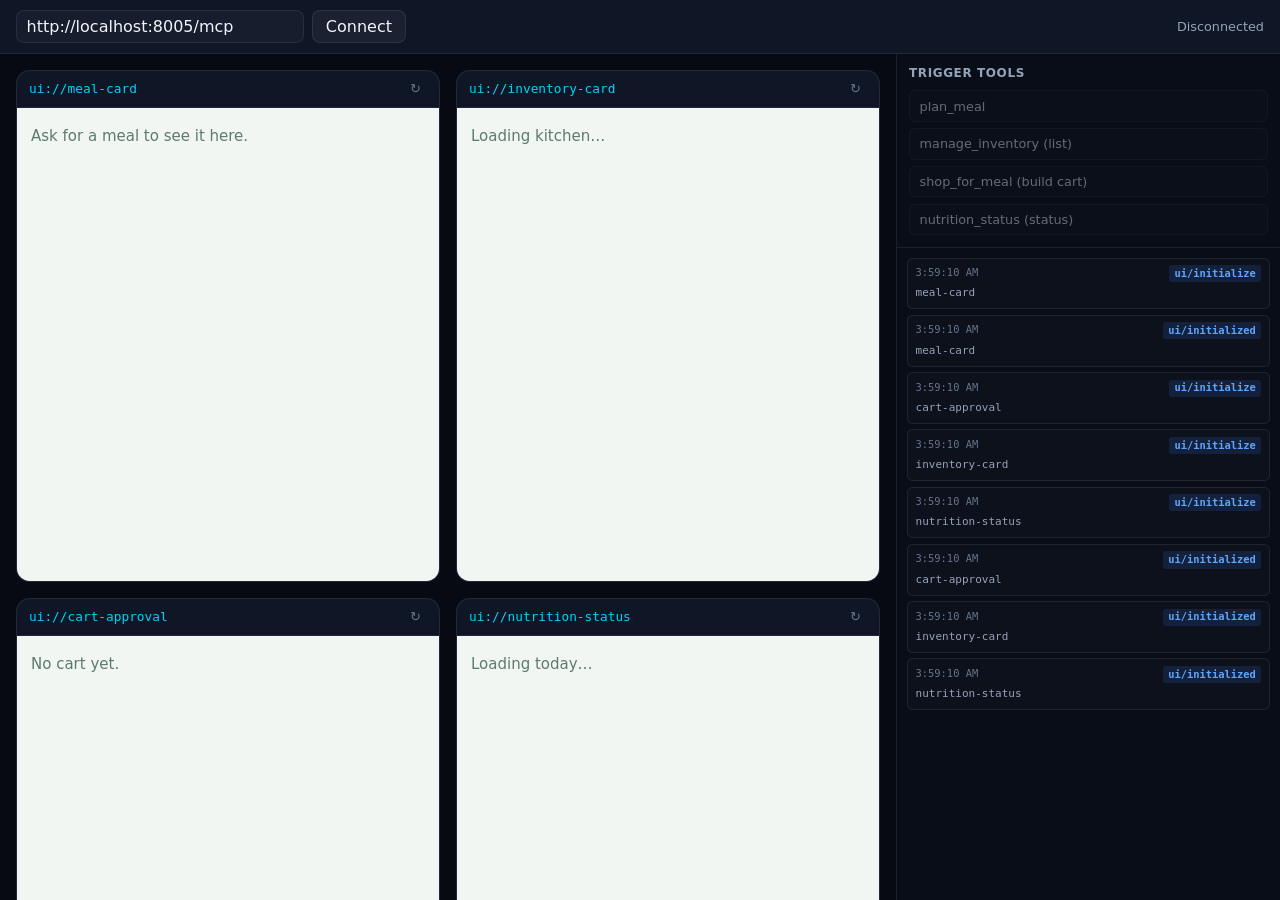
<file: ui/dev-host.html>
<!doctype html>
<html lang="en">
<head>
  <meta charset="utf-8">
  <meta name="viewport" content="width=device-width, initial-scale=1">
  <title>Alexa+ MCP Apps — Live Host</title>
  <style>
    :root {
      --bg:#070a13; --surface:#0f1626; --border:rgba(255,255,255,.08);
      --text:#f1f5f9; --muted:#94a3b8; --dim:#64748b;
      --accent:#00d2ff; --emerald:#10b981; --amber:#f59e0b; --rose:#f43f5e;
      font-family: system-ui, -apple-system, sans-serif;
    }
    * { box-sizing: border-box; }
    body { margin:0; height:100vh; display:flex; flex-direction:column;
           background:var(--bg); color:var(--text); overflow:hidden; }
    header { display:flex; gap:.5rem; align-items:center; padding:.6rem 1rem;
             background:var(--surface); border-bottom:1px solid var(--border); flex-shrink:0; }
    header input { font:inherit; padding:.4rem .6rem; border-radius:.5rem;
                   border:1px solid var(--border); background:rgba(255,255,255,.03);
                   color:var(--text); width:18rem; }
    header button { font:inherit; padding:.4rem .8rem; border-radius:.5rem;
                    border:1px solid var(--border); background:rgba(255,255,255,.05);
                    color:var(--text); cursor:pointer; }
    header button:hover { background:rgba(255,255,255,.1); }
    #conn-status { font-size:.8rem; color:var(--muted); margin-left:auto; }
    #conn-status.ok { color:var(--emerald); }
    #conn-status.err { color:var(--rose); }
    .workspace { flex:1; display:flex; overflow:hidden; }
    .stage { flex:1; display:grid; grid-template-columns:repeat(auto-fit,minmax(24rem,1fr));
             gap:1rem; padding:1rem; overflow-y:auto; }
    .panel { background:var(--surface); border:1px solid var(--border); border-radius:.85rem;
             display:flex; flex-direction:column; height:32rem; overflow:hidden; }
    .panel-header { padding:.5rem .75rem; border-bottom:1px solid var(--border);
                    display:flex; justify-content:space-between; align-items:center;
                    font-size:.8rem; color:var(--accent); font-family:ui-monospace, monospace; }
    .panel-header button { background:none; border:none; color:var(--dim); cursor:pointer;
                           padding:.15rem .35rem; border-radius:.25rem; }
    .panel-header button:hover { color:var(--text); background:rgba(255,255,255,.05); }
    iframe { border:0; flex:1; width:100%; background:transparent; }
    aside { width:24rem; background:#090d18; border-left:1px solid var(--border);
            display:flex; flex-direction:column; flex-shrink:0; }
    .tools { padding:.75rem; border-bottom:1px solid var(--border); display:flex;
             flex-direction:column; gap:.4rem; }
    .tools h3 { margin:0 0 .25rem; font-size:.75rem; text-transform:uppercase;
                color:var(--muted); letter-spacing:.05em; }
    .tools button { font:inherit; font-size:.8rem; padding:.45rem .6rem; text-align:left;
                    border-radius:.4rem; border:1px solid var(--border);
                    background:rgba(255,255,255,.03); color:var(--text); cursor:pointer; }
    .tools button:hover { background:rgba(0,210,255,.08); border-color:rgba(0,210,255,.25); }
    .tools button[disabled] { opacity:.4; cursor:not-allowed; }
    .log { flex:1; overflow-y:auto; padding:.6rem; font:11px/1.5 ui-monospace, monospace; }
    .log-entry { padding:.4rem .5rem; border-radius:.35rem; background:rgba(255,255,255,.02);
                 border:1px solid var(--border); margin-bottom:.35rem; word-break:break-all; }
    .log-entry .meta { display:flex; justify-content:space-between; color:var(--dim);
                       font-size:.65rem; margin-bottom:.2rem; }
    .tag { padding:.05rem .35rem; border-radius:.2rem; font-weight:600; }
    .tag.in   { background:rgba(59,130,246,.15); color:#60a5fa; }
    .tag.out  { background:rgba(16,185,129,.15); color:#34d399; }
    .tag.err  { background:rgba(244,63,94,.15); color:#fb7185; }
  </style>
</head>
<body>
  <header>
    <input id="mcp-url" value="http://localhost:8005/mcp">
    <button id="connect-btn">Connect</button>
    <span id="conn-status">Disconnected</span>
  </header>

  <div class="workspace">
    <div class="stage">
      <div class="panel" data-app="meal-card">
        <div class="panel-header"><span>ui://meal-card</span>
          <button onclick="reload('meal-card')">↻</button></div>
        <iframe src="./meal-card.html"></iframe>
      </div>
      <div class="panel" data-app="inventory-card">
        <div class="panel-header"><span>ui://inventory-card</span>
          <button onclick="reload('inventory-card')">↻</button></div>
        <iframe src="./inventory-card.html"></iframe>
      </div>
      <div class="panel" data-app="cart-approval">
        <div class="panel-header"><span>ui://cart-approval</span>
          <button onclick="reload('cart-approval')">↻</button></div>
        <iframe src="./cart-approval.html"></iframe>
      </div>
      <div class="panel" data-app="nutrition-status">
        <div class="panel-header"><span>ui://nutrition-status</span>
          <button onclick="reload('nutrition-status')">↻</button></div>
        <iframe src="./nutrition-status.html"></iframe>
      </div>
    </div>

    <aside>
      <div class="tools">
        <h3>Trigger tools</h3>
        <button id="btn-plan" disabled>plan_meal</button>
        <button id="btn-inv" disabled>manage_inventory (list)</button>
        <button id="btn-shop" disabled>shop_for_meal (build cart)</button>
        <button id="btn-nut" disabled>nutrition_status (status)</button>
      </div>
      <div class="log" id="log"></div>
    </aside>
  </div>

  <script>
  // ---------- logging ----------
  const logEl = document.getElementById("log");
  function log(tag, method, detail) {
    const e = document.createElement("div");
    e.className = "log-entry";
    e.innerHTML = `<div class="meta"><span>${new Date().toLocaleTimeString()}</span>
      <span class="tag ${tag}">${method}</span></div>
      <div style="color:var(--muted)">${esc(typeof detail === "string" ? detail : JSON.stringify(detail))}</div>`;
    logEl.appendChild(e);
    logEl.scrollTop = logEl.scrollHeight;
  }
  const esc = (s) => String(s).replace(/[&<>"']/g, (c) =>
    ({'&':'&amp;','<':'&lt;','>':'&gt;','"':'&quot;',"'":'&#39;'}[c]));

  // ---------- MCP client (Streamable HTTP) ----------
  class MCPClient {
    constructor(url) { this.url = url; this.sessionId = null; this.nextId = 1; }
    async _post(method, params, isNotification) {
      const headers = {
        "Content-Type": "application/json",
        "Accept": "application/json, text/event-stream",
      };
      if (this.sessionId) headers["Mcp-Session-Id"] = this.sessionId;
      const body = isNotification
        ? { jsonrpc: "2.0", method, params }
        : { jsonrpc: "2.0", id: this.nextId++, method, params };
      const res = await fetch(this.url, { method: "POST", headers, body: JSON.stringify(body) });
      if (!res.ok) throw new Error(`HTTP ${res.status}`);
      const sid = res.headers.get("Mcp-Session-Id");
      if (sid) this.sessionId = sid;
      if (isNotification) return null;
      const ct = res.headers.get("content-type") || "";
      if (ct.includes("text/event-stream")) return this._readSSE(res, body.id);
      const data = await res.json();
      if (data.error) throw new Error(data.error.message);
      return data.result;
    }
    async _readSSE(res, wantId) {
      const reader = res.body.getReader();
      const dec = new TextDecoder();
      let buf = "";

      const parse = (ev) => {
        const data = ev.split("\n")
          .filter(l => l.startsWith("data:"))
          .map(l => l.slice(5).trim())
          .join("");
        if (!data) return undefined;
        let msg;
        try { msg = JSON.parse(data); } catch { return undefined; }
        if (msg.id === wantId) {
          if (msg.error) throw new Error(msg.error.message);
          return msg.result;
        }
        return undefined;
      };

      while (true) {
        const { done, value } = await reader.read();
        if (value) buf += dec.decode(value, { stream: !done }).replace(/\r\n/g, "\n");
        const events = buf.split("\n\n");
        buf = events.pop() || "";
        for (const ev of events) {
          const r = parse(ev);
          if (r !== undefined) return r;
        }
        if (done) break;
      }
      if (buf.trim()) {
        const r = parse(buf);
        if (r !== undefined) return r;
      }
      throw new Error("SSE ended without response");
    }
    async initialize() {
      const r = await this._post("initialize", {
        protocolVersion: "2025-06-18",
        capabilities: {},
        clientInfo: { name: "dev-host", version: "0.3.0" },
      });
      await this._post("notifications/initialized", null, true);
      return r;
    }
    callTool(name, args) { return this._post("tools/call", { name, arguments: args || {} }); }
    readResource(uri) { return this._post("resources/read", { uri }); }
  }

  // ---------- host state ----------
  const TOOL_TO_APP = {
    plan_meal: "meal-card",
    manage_inventory: "inventory-card",
    shop_for_meal: "cart-approval",
    nutrition_status: "nutrition-status",
  };
  const lastResult = {};     // appId -> structuredContent
  let lastPlanId = null;
  let mcp = null;
  let connected = false;

  const statusEl = document.getElementById("conn-status");
  const setStatus = (txt, cls) => { statusEl.textContent = txt; statusEl.className = cls || ""; };

  function frameFor(appId) {
    return document.querySelector(`.panel[data-app="${appId}"] iframe`);
  }
  function frameBySource(src) {
    for (const f of document.querySelectorAll("iframe")) if (f.contentWindow === src) return f;
    return null;
  }
  function pushResult(appId, result) {
    if (!result) return;
    const frame = frameFor(appId);
    if (!frame?.contentWindow) return;
    const payload = {
      structuredContent: result.structuredContent || result,
      content: result.content,
    };
    lastResult[appId] = payload;
    frame.contentWindow.postMessage({
      jsonrpc: "2.0", method: "ui/notifications/tool-result", params: payload,
    }, "*");
    log("out", "tool-result", `→ ${appId}`);
  }

  async function callTool(name, args) {
    if (!connected) throw new Error("Not connected");
    log("in", "tools/call", { name, args });
    const result = await mcp.callTool(name, args);
    const appId = TOOL_TO_APP[name];
    if (appId) pushResult(appId, result);

    // Auto-refresh dependent views after mutations
    if (name === "plan_meal" && result?.structuredContent?.plan_id) {
      lastPlanId = result.structuredContent.plan_id;
    }
    if (name === "shop_for_meal" && args?.confirm && args?.user_approved) {
      const inv = await mcp.callTool("manage_inventory", { action: "list" });
      pushResult("inventory-card", inv);
    }
    if (name === "nutrition_status" && args?.action === "log") {
      const inv = await mcp.callTool("manage_inventory", { action: "list" });
      pushResult("inventory-card", inv);
      const nut = await mcp.callTool("nutrition_status", { action: "status" });
      pushResult("nutrition-status", nut);
    }
    return result;
  }

  // ---------- iframe bridge ----------
  window.addEventListener("message", async (event) => {
    const msg = event.data;
    if (!msg || msg.jsonrpc !== "2.0") return;
    const frame = frameBySource(event.source);
    const appId = frame?.closest(".panel")?.dataset.app;

    if (msg.method === "ui/initialize" && msg.id != null) {
      log("in", "ui/initialize", appId);
      event.source.postMessage({
        jsonrpc: "2.0", id: msg.id,
        result: {
          protocolVersion: "2025-06-18",
          hostInfo: { name: "dev-host", version: "0.3.0" },
          hostCapabilities: { tools: { call: true } },
        },
      }, "*");
      return;
    }
    if (msg.method === "ui/notifications/initialized") {
      log("in", "ui/initialized", appId);
      // Replay last known result, if any
      if (lastResult[appId]) {
        event.source.postMessage({
          jsonrpc: "2.0", method: "ui/notifications/tool-result", params: lastResult[appId],
        }, "*");
      } else {
        // First time: seed with the current server state
        try {
          if (appId === "inventory-card") {
            const r = await mcp?.callTool("manage_inventory", { action: "list" });
            if (r) pushResult("inventory-card", r);
          } else if (appId === "nutrition-status") {
            const r = await mcp?.callTool("nutrition_status", { action: "status" });
            if (r) pushResult("nutrition-status", r);
          }
        } catch (e) { log("err", "seed", String(e.message || e)); }
      }
      return;
    }

    if (msg.method === "tools/call" && msg.id != null) {
      const { name, arguments: args } = msg.params || {};
      try {
        const result = await callTool(name, args);
        event.source.postMessage({ jsonrpc: "2.0", id: msg.id, result }, "*");
      } catch (err) {
        log("err", "tools/call", String(err.message || err));
        event.source.postMessage({
          jsonrpc: "2.0", id: msg.id,
          error: { code: -32000, message: String(err.message || err) },
        }, "*");
      }
      return;
    }
  });

  // ---------- controls ----------
  const btnPlan = document.getElementById("btn-plan");
  const btnInv  = document.getElementById("btn-inv");
  const btnShop = document.getElementById("btn-shop");
  const btnNut  = document.getElementById("btn-nut");

  function enableButtons(on) {
    [btnPlan, btnInv, btnShop, btnNut].forEach(b => b.disabled = !on);
  }

  document.getElementById("connect-btn").addEventListener("click", async () => {
    const url = document.getElementById("mcp-url").value.trim();
    setStatus("Connecting…");
    enableButtons(false);
    try {
      mcp = new MCPClient(url);
      await mcp.initialize();
      connected = true;
      setStatus("Connected ✓", "ok");
      enableButtons(true);
      log("in", "initialize", "Session established: " + mcp.sessionId);
      // Seed the two read-only cards
      try { pushResult("inventory-card", await mcp.callTool("manage_inventory", { action: "list" })); } catch {}
      try { pushResult("nutrition-status", await mcp.callTool("nutrition_status", { action: "status" })); } catch {}
    } catch (err) {
      connected = false;
      setStatus("Connection failed: " + (err.message || err), "err");
      log("err", "initialize", String(err.message || err));
    }
  });

  btnPlan.addEventListener("click", () => callTool("plan_meal", {
    target: {
      kcal: 600, kcal_min: null, kcal_max: null,
      protein_g: 40, protein_g_min: null, protein_g_max: null,
      carbs_g: 60, carbs_g_min: null, carbs_g_max: null,
      fat_g: 20, fat_g_min: null, fat_g_max: null,
    },
    meal_type: null,
    constraints: null,
    request: null,
    session_id: null,
    answer: null,
  }).catch(e => log("err", "plan_meal", String(e.message || e))));

  btnInv.addEventListener("click", () => callTool("manage_inventory", { action: "list" })
    .catch(e => log("err", "inventory", String(e.message || e))));

  btnShop.addEventListener("click", () => {
    if (!lastPlanId) { log("err", "shop_for_meal", "Run plan_meal first to get a plan_id"); return; }
    callTool("shop_for_meal", { plan_id: lastPlanId, confirm: false })
      .catch(e => log("err", "shop", String(e.message || e)));
  });

  btnNut.addEventListener("click", () => callTool("nutrition_status", { action: "status" })
    .catch(e => log("err", "nutrition", String(e.message || e))));

  function reload(appId) {
    const f = frameFor(appId);
    if (f) { f.src = f.src; log("in", "reload", appId); }
  }
  window.reload = reload;
  </script>
</body>
</html>
</file>
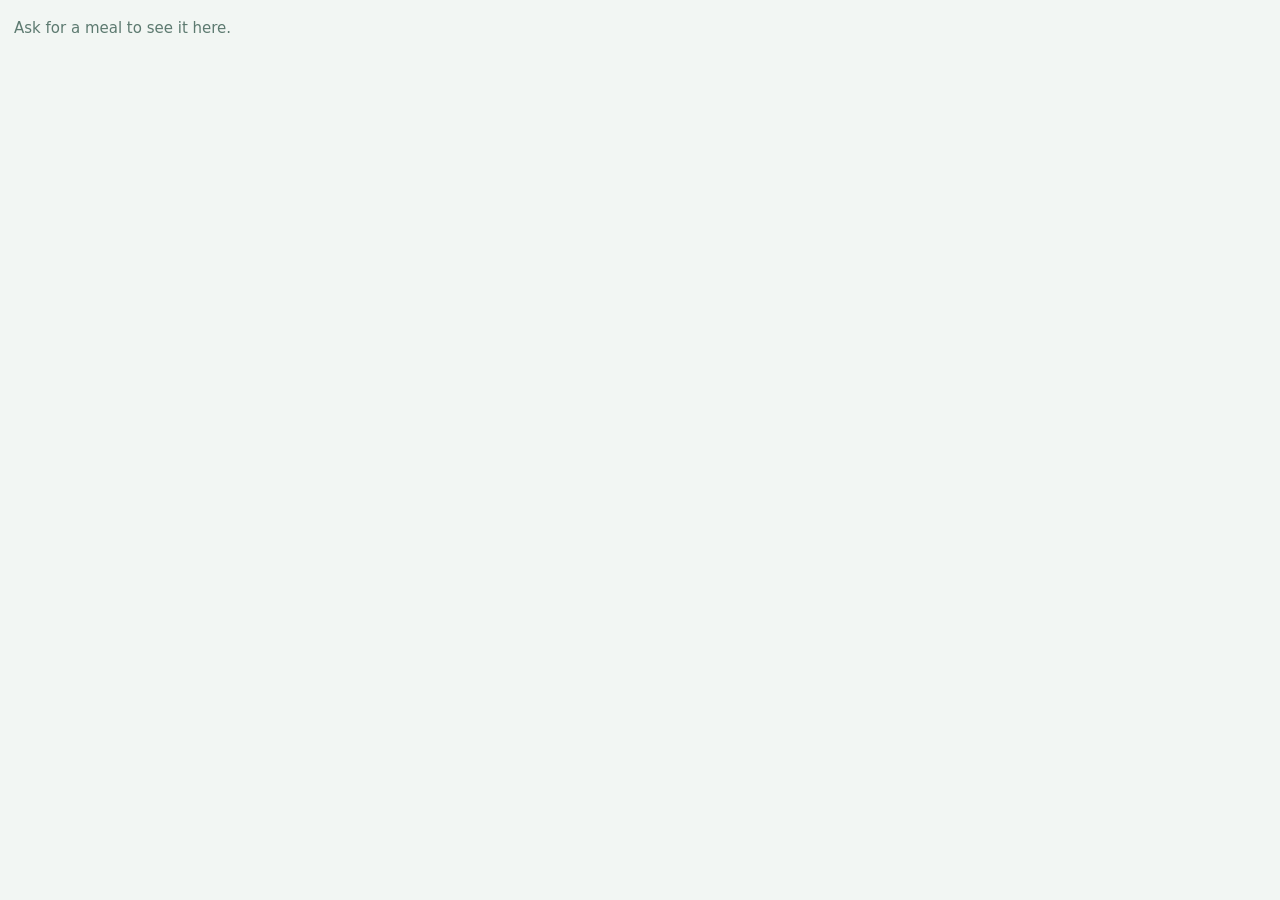
<file: ui/meal-card.html>
<!doctype html><meta charset=utf-8><meta name=viewport content="width=device-width,initial-scale=1"><title>Meal plan</title>
<link rel="stylesheet" href="shared.css"><body><div id=app class=sub>Ask for a meal to see it here.</div><p id=msg class=sub></p>
<script src="shared.js"></script>
<script>
const M=[['kcal','🔥','kcal'],['protein_g','🥩','protein'],['carbs_g','🍞','carbs'],['fat_g','🥑','fat']];
MCP.start((d,s)=>{
 const p=d.meal||{},m=d.verification?.totals||{};
 const ok=s.status==='verified'&&d.verification?.passed!==false;
 const items=p.ingredients||[],miss=d.missing_items||d.missing||[];
 const q=d.question||d.clarification,id=d.plan_id||p.plan_id;
 $('#app').innerHTML=`<h1><span class=ic>🍽️</span>${esc(p.name||p.title||'Your meal')}
  <span class="pill ${ok?'ok':'warn'}">${ok?'verified':esc(s.status||'draft')}</span></h1>
  <p class=sub>${esc(s.spoken_summary)}</p>
  <div class=grid>${M.map(([k,i,l])=>`<div class=tile>${i}<b>${Math.round(m[k]??(k==='kcal'?m.calories:0)??0)}</b><span>${l}</span></div>`).join('')}</div>
  ${items.map(i=>`<div class=row>🥘<span class=n>${esc(nm(i))}</span><small>${esc(qty(i))}</small></div>`).join('')}
  ${miss.length?`<p class=sub>🛒 Missing: ${miss.map(i=>esc(nm(i))).join(', ')}</p>`:''}
  ${q?`<p class=sub>❓ ${esc(typeof q==='string'?q:q.question||q.text)}</p><input id=ans placeholder="Your answer"><div class=acts><button id=send>Send</button></div>`:''}
  ${ok&&id?`<div class=acts><button id=log>✅ Log it</button>${miss.length?'<button id=shop class=alt>🛒 Shop</button>':''}</div>`:''}${raw(d)}`;
 $('#send')?.addEventListener('click',e=>act(e.target,'plan_meal',{target:d.target||{},session_id:d.session_id,answer:$('#ans').value}));
 $('#log')?.addEventListener('click',e=>act(e.target,'nutrition_status',{action:'log',plan_id:id}));
 $('#shop')?.addEventListener('click',e=>act(e.target,'shop_for_meal',{plan_id:id,confirm:false}));
});
</script>
</file>
<file: ui/shared.css>
:root{--bg:#f2f6f3;--ink:#16302a;--mut:#5d7a70;--ln:#d5e2dc;--ok:#1f8a5f;--warn:#c47a06;--bad:#c8402a}
*{box-sizing:border-box}
body{margin:0;padding:14px;background:var(--bg);color:var(--ink);font:15px/1.4 "Avenir Next",system-ui,sans-serif}
h1{font-size:18px;margin:0;display:flex;gap:10px;align-items:center;flex-wrap:wrap}
.ic{font-size:30px}.sub{color:var(--mut);margin:4px 0 12px}
.grid{display:grid;grid-template-columns:repeat(auto-fit,minmax(80px,1fr));gap:8px;margin-bottom:10px}
.tile{background:#fff;border:1px solid var(--ln);border-radius:12px;padding:10px;text-align:center;font-size:22px}
.tile b{display:block}.tile span{color:var(--mut);font-size:12px}
.row{display:flex;align-items:center;gap:10px;background:#fff;border:1px solid var(--ln);border-radius:10px;padding:8px 10px;margin-bottom:6px}
.row .n{flex:1}.row small{color:var(--mut)}
.pill{padding:2px 9px;border-radius:99px;font-size:12px;font-weight:600;color:#fff;background:var(--mut)}
.ok{background:var(--ok)}.warn{background:var(--warn)}.bad{background:var(--bad)}
.bar{height:8px;background:var(--ln);border-radius:9px;overflow:hidden;margin-top:4px}
.bar i{display:block;height:100%;background:var(--ok)}
button,input{font:inherit;border-radius:10px;padding:10px 14px}
button{font-weight:600;border:0;background:var(--ok);color:#fff;cursor:pointer}
button.alt{background:#dfe9e4;color:var(--ink)}button.no{background:var(--bad)}button:disabled{opacity:.5}
button:focus-visible,input:focus-visible{outline:3px solid var(--warn)}
input{border:1px solid var(--ln);width:100%;margin-top:8px}
.acts{display:flex;gap:8px;margin-top:10px}.acts button{flex:1}
details{margin-top:10px;color:var(--mut);font-size:12px}pre{white-space:pre-wrap;word-break:break-all}
</file>
